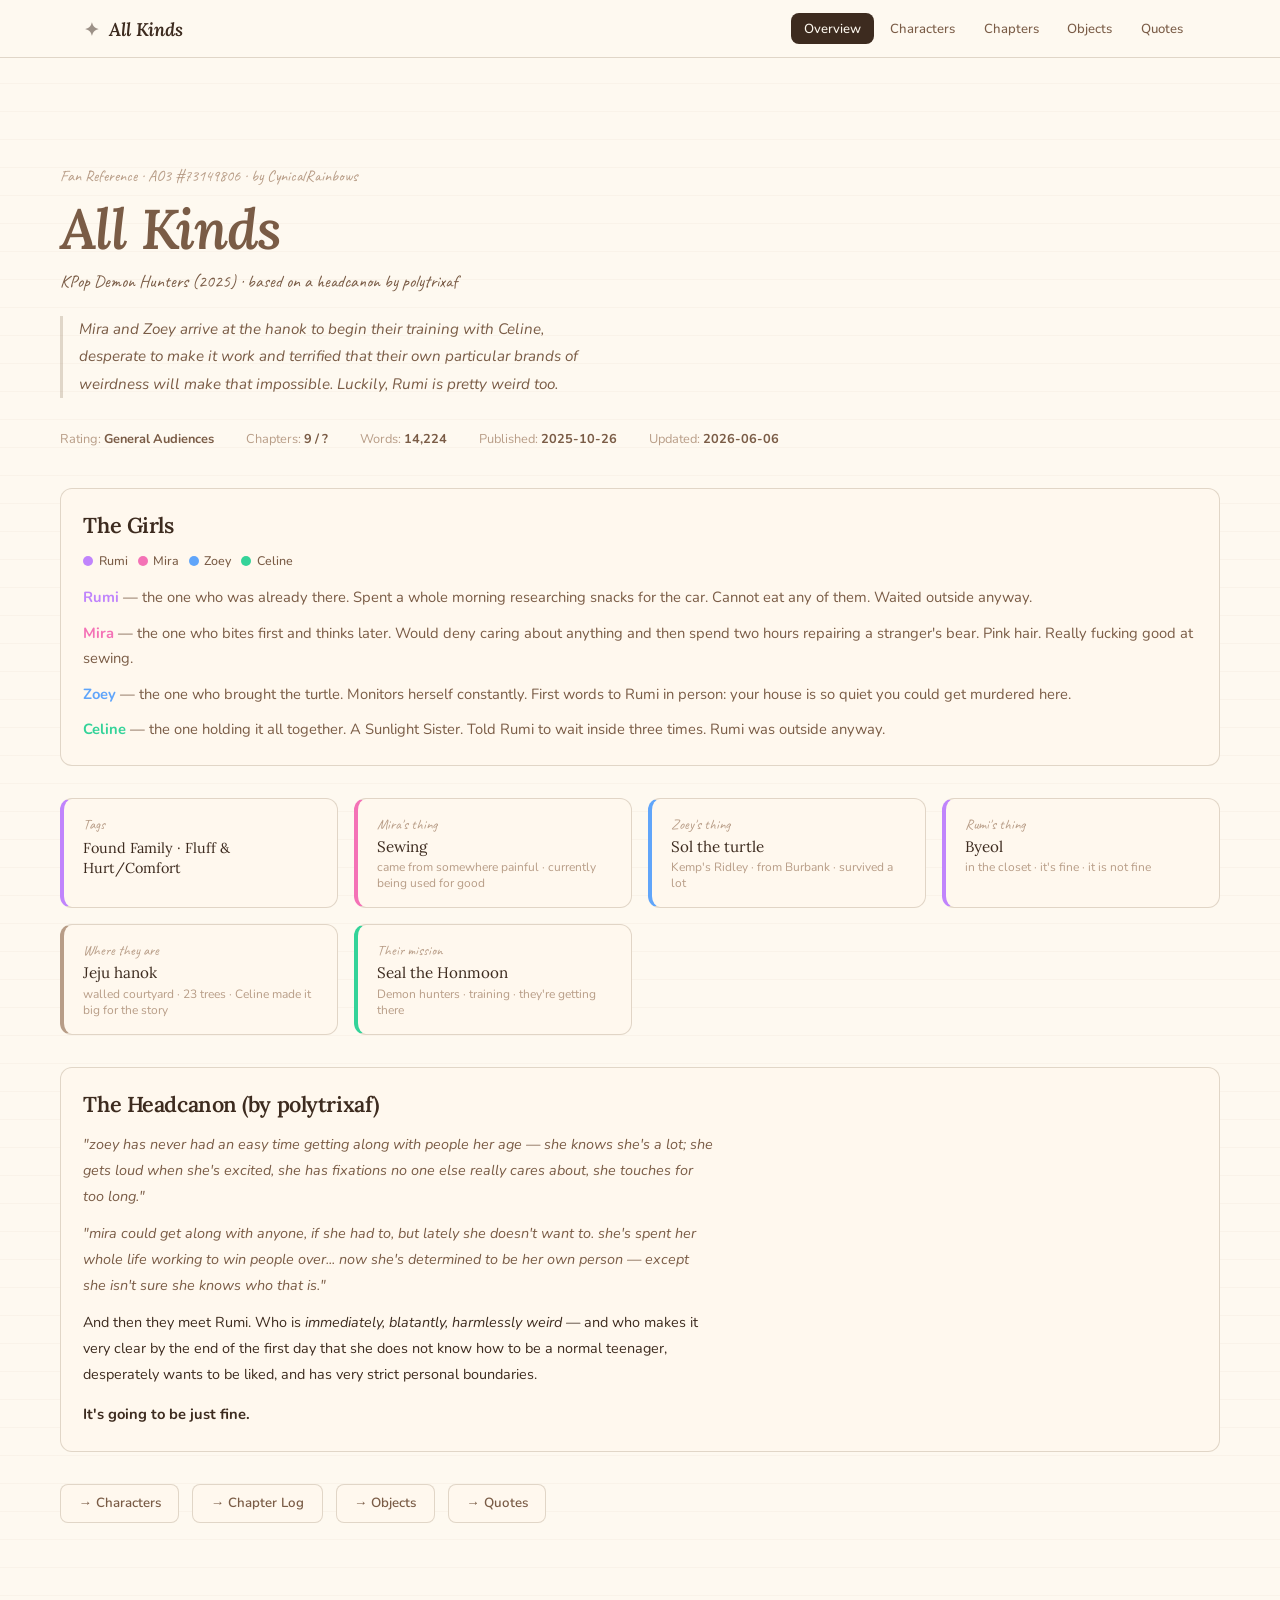
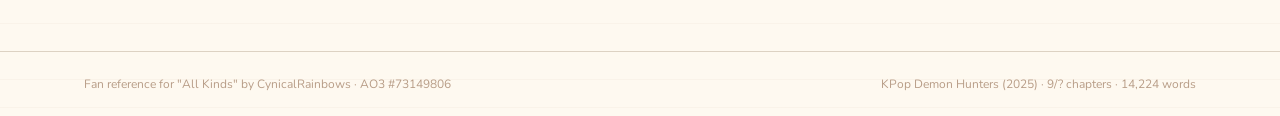
<file: index.html>
<!DOCTYPE html>
<html lang="en">
<head>
  <meta charset="UTF-8">
  <meta name="viewport" content="width=device-width, initial-scale=1.0">
  <title>All Kinds — Overview</title>
  <link rel="stylesheet" href="css/style.css">
</head>
<body data-page="overview">

<header id="site-header">
  <div class="container inner">
    <a href="index.html" class="brand"><span>✦</span> All Kinds</a>
    <nav>
      <a href="index.html" class="active">Overview</a>
      <a href="pages/characters.html">Characters</a>
      <a href="pages/chapters.html">Chapters</a>
      <a href="pages/objects.html">Objects</a>
      <a href="pages/quotes.html">Quotes</a>
    </nav>
  </div>
</header>

<main class="container page-wrap">

  <div class="hero-section">
    <p style="font-family:'Caveat',cursive;font-size:1rem;color:var(--ink-faint);margin-bottom:0.5rem">
      Fan Reference · AO3 #73149806 · by CynicalRainbows
    </p>
    <h1 class="hero-title"><em>All Kinds</em></h1>
    <p class="hero-byline">KPop Demon Hunters (2025) · based on a headcanon by polytrixaf</p>
    <blockquote class="hero-summary">
      Mira and Zoey arrive at the hanok to begin their training with Celine, desperate to make
      it work and terrified that their own particular brands of weirdness will make that impossible.
      Luckily, Rumi is pretty weird too.
    </blockquote>
    <div class="stat-row">
      <span>Rating: <strong>General Audiences</strong></span>
      <span>Chapters: <strong>9 / ?</strong></span>
      <span>Words: <strong>14,224</strong></span>
      <span>Published: <strong>2025-10-26</strong></span>
      <span>Updated: <strong>2026-06-06</strong></span>
    </div>
  </div>

  <!-- Character colour key -->
  <div class="card" style="margin-bottom:1.5rem">
    <h3 style="margin-bottom:0.8rem">The Girls</h3>
    <div class="char-colour-row">
      <span class="char-dot"><span class="dot" style="background:#c084fc"></span>Rumi</span>
      <span class="char-dot"><span class="dot" style="background:#f472b6"></span>Mira</span>
      <span class="char-dot"><span class="dot" style="background:#60a5fa"></span>Zoey</span>
      <span class="char-dot"><span class="dot" style="background:#34d399"></span>Celine</span>
    </div>
    <div style="margin-top:1rem;display:flex;flex-direction:column;gap:0.6rem">
      <p><strong style="color:#c084fc">Rumi</strong> — the one who was already there. Spent a whole morning researching snacks for the car. Cannot eat any of them. Waited outside anyway.</p>
      <p><strong style="color:#f472b6">Mira</strong> — the one who bites first and thinks later. Would deny caring about anything and then spend two hours repairing a stranger's bear. Pink hair. Really fucking good at sewing.</p>
      <p><strong style="color:#60a5fa">Zoey</strong> — the one who brought the turtle. Monitors herself constantly. First words to Rumi in person: your house is so quiet you could get murdered here.</p>
      <p><strong style="color:#34d399">Celine</strong> — the one holding it all together. A Sunlight Sister. Told Rumi to wait inside three times. Rumi was outside anyway.</p>
    </div>
  </div>

  <!-- Info pills -->
  <div class="info-grid">
    <div class="info-pill" style="border-left-color:#c084fc">
      <div class="label">Tags</div>
      <div class="value" style="font-size:0.9rem;line-height:1.4">Found Family · Fluff & Hurt/Comfort</div>
    </div>
    <div class="info-pill" style="border-left-color:#f472b6">
      <div class="label">Mira's thing</div>
      <div class="value" style="font-size:0.95rem">Sewing</div>
      <div class="sub">came from somewhere painful · currently being used for good</div>
    </div>
    <div class="info-pill" style="border-left-color:#60a5fa">
      <div class="label">Zoey's thing</div>
      <div class="value" style="font-size:0.95rem">Sol the turtle</div>
      <div class="sub">Kemp's Ridley · from Burbank · survived a lot</div>
    </div>
    <div class="info-pill" style="border-left-color:#c084fc">
      <div class="label">Rumi's thing</div>
      <div class="value" style="font-size:0.95rem">Byeol</div>
      <div class="sub">in the closet · it's fine · it is not fine</div>
    </div>
    <div class="info-pill" style="border-left-color:#b89d87">
      <div class="label">Where they are</div>
      <div class="value" style="font-size:0.95rem">Jeju hanok</div>
      <div class="sub">walled courtyard · 23 trees · Celine made it big for the story</div>
    </div>
    <div class="info-pill" style="border-left-color:#34d399">
      <div class="label">Their mission</div>
      <div class="value" style="font-size:0.95rem">Seal the Honmoon</div>
      <div class="sub">Demon hunters · training · they're getting there</div>
    </div>
  </div>

  <!-- The headcanon -->
  <div class="card" style="margin-top:0.5rem">
    <h3 style="margin-bottom:0.9rem">The Headcanon (by polytrixaf)</h3>
    <p style="max-width:70ch;font-style:italic;line-height:1.8;font-size:0.9rem">
      "zoey has never had an easy time getting along with people her age — she knows she's a lot; she gets loud when she's excited, she has fixations no one else really cares about, she touches for too long."
    </p>
    <p style="max-width:70ch;font-style:italic;line-height:1.8;font-size:0.9rem;margin-top:0.7rem">
      "mira could get along with anyone, if she had to, but lately she doesn't want to. she's spent her whole life working to win people over... now she's determined to be her own person — except she isn't sure she knows who that is."
    </p>
    <p style="max-width:70ch;line-height:1.8;font-size:0.9rem;margin-top:0.7rem;color:var(--ink)">
      And then they meet Rumi. Who is <em>immediately, blatantly, harmlessly weird</em> — and who makes it very clear by the end of the first day that she does not know how to be a normal teenager, desperately wants to be liked, and has very strict personal boundaries.
    </p>
    <p style="max-width:70ch;font-weight:700;font-size:0.92rem;margin-top:0.9rem;color:var(--ink)">
      It's going to be just fine.
    </p>
  </div>

  <div class="quick-links">
    <a href="pages/characters.html" class="quick-link">→ Characters</a>
    <a href="pages/chapters.html"   class="quick-link">→ Chapter Log</a>
    <a href="pages/objects.html"    class="quick-link">→ Objects</a>
    <a href="pages/quotes.html"     class="quick-link">→ Quotes</a>
  </div>

</main>

<footer>
  <div class="container inner">
    <span>Fan reference for "All Kinds" by CynicalRainbows · AO3 #73149806</span>
    <span>KPop Demon Hunters (2025) · 9/? chapters · 14,224 words</span>
  </div>
</footer>

</body>
</html>
</file>
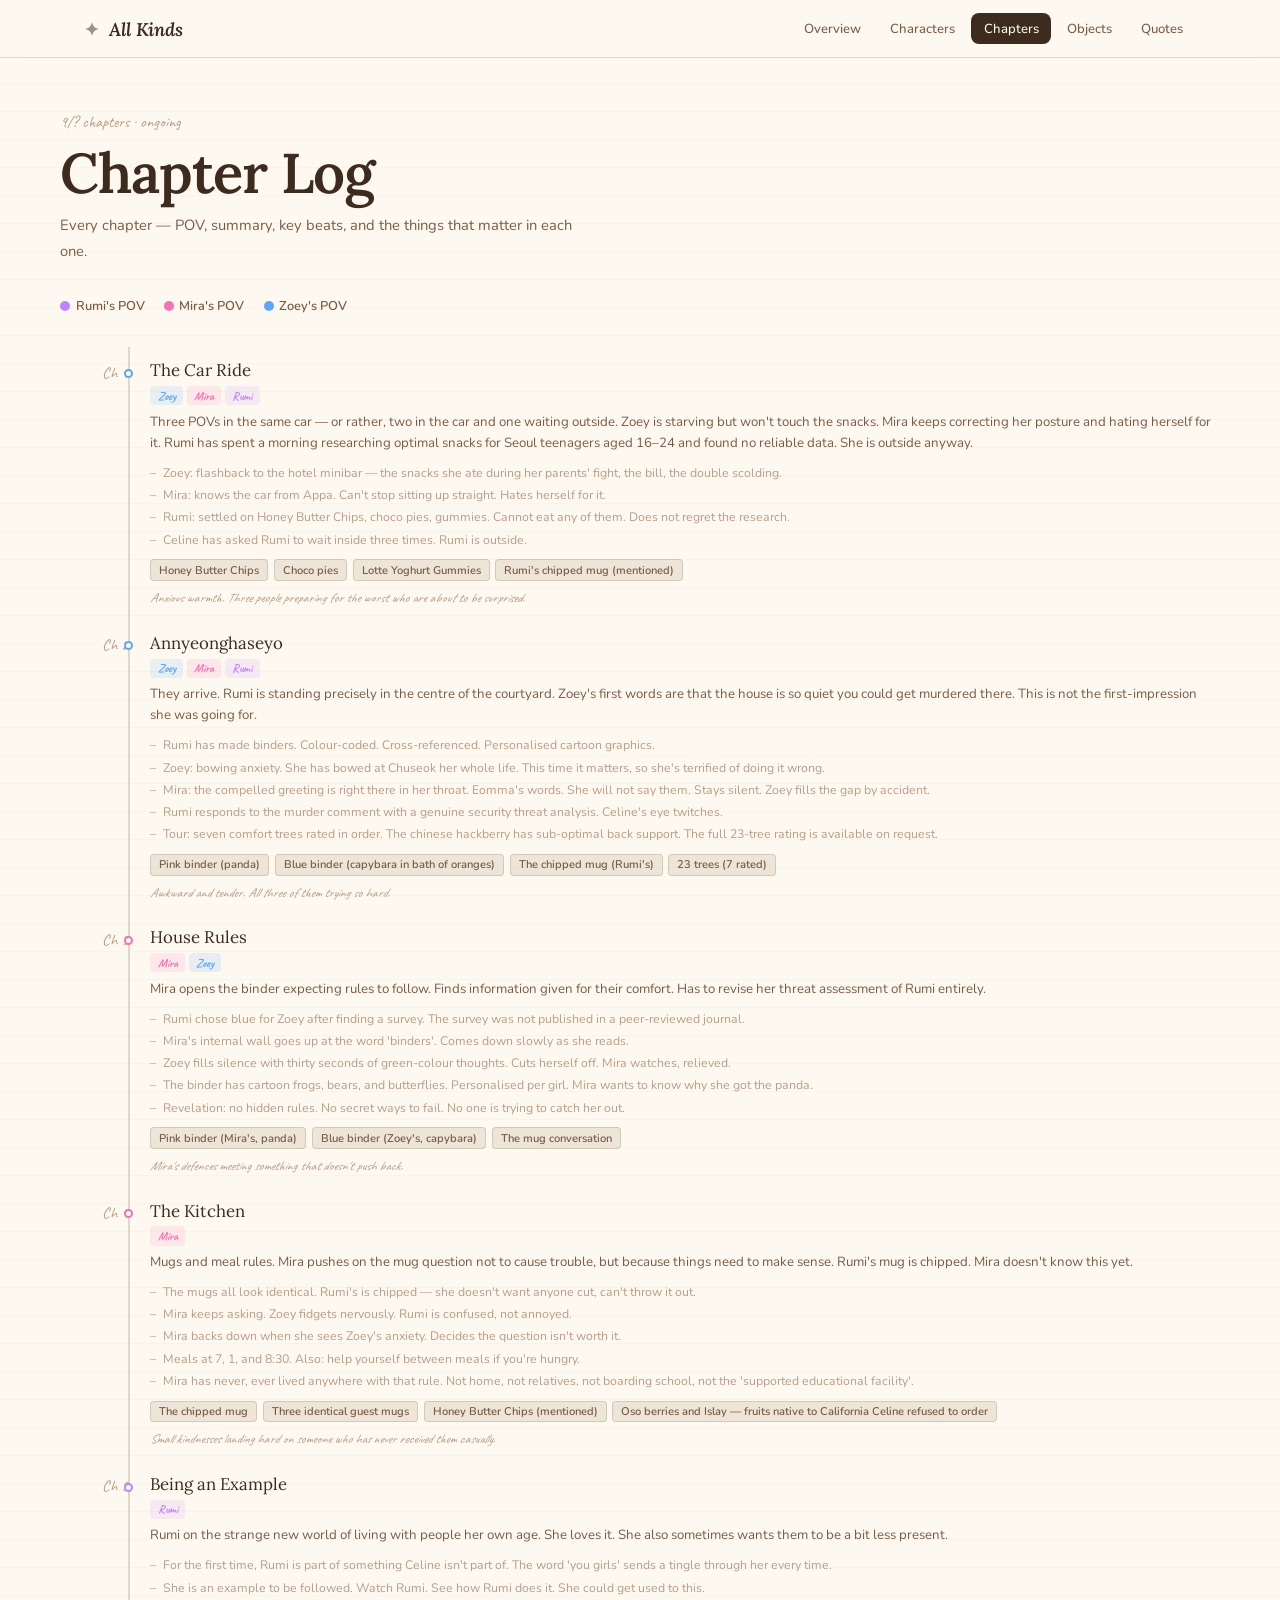
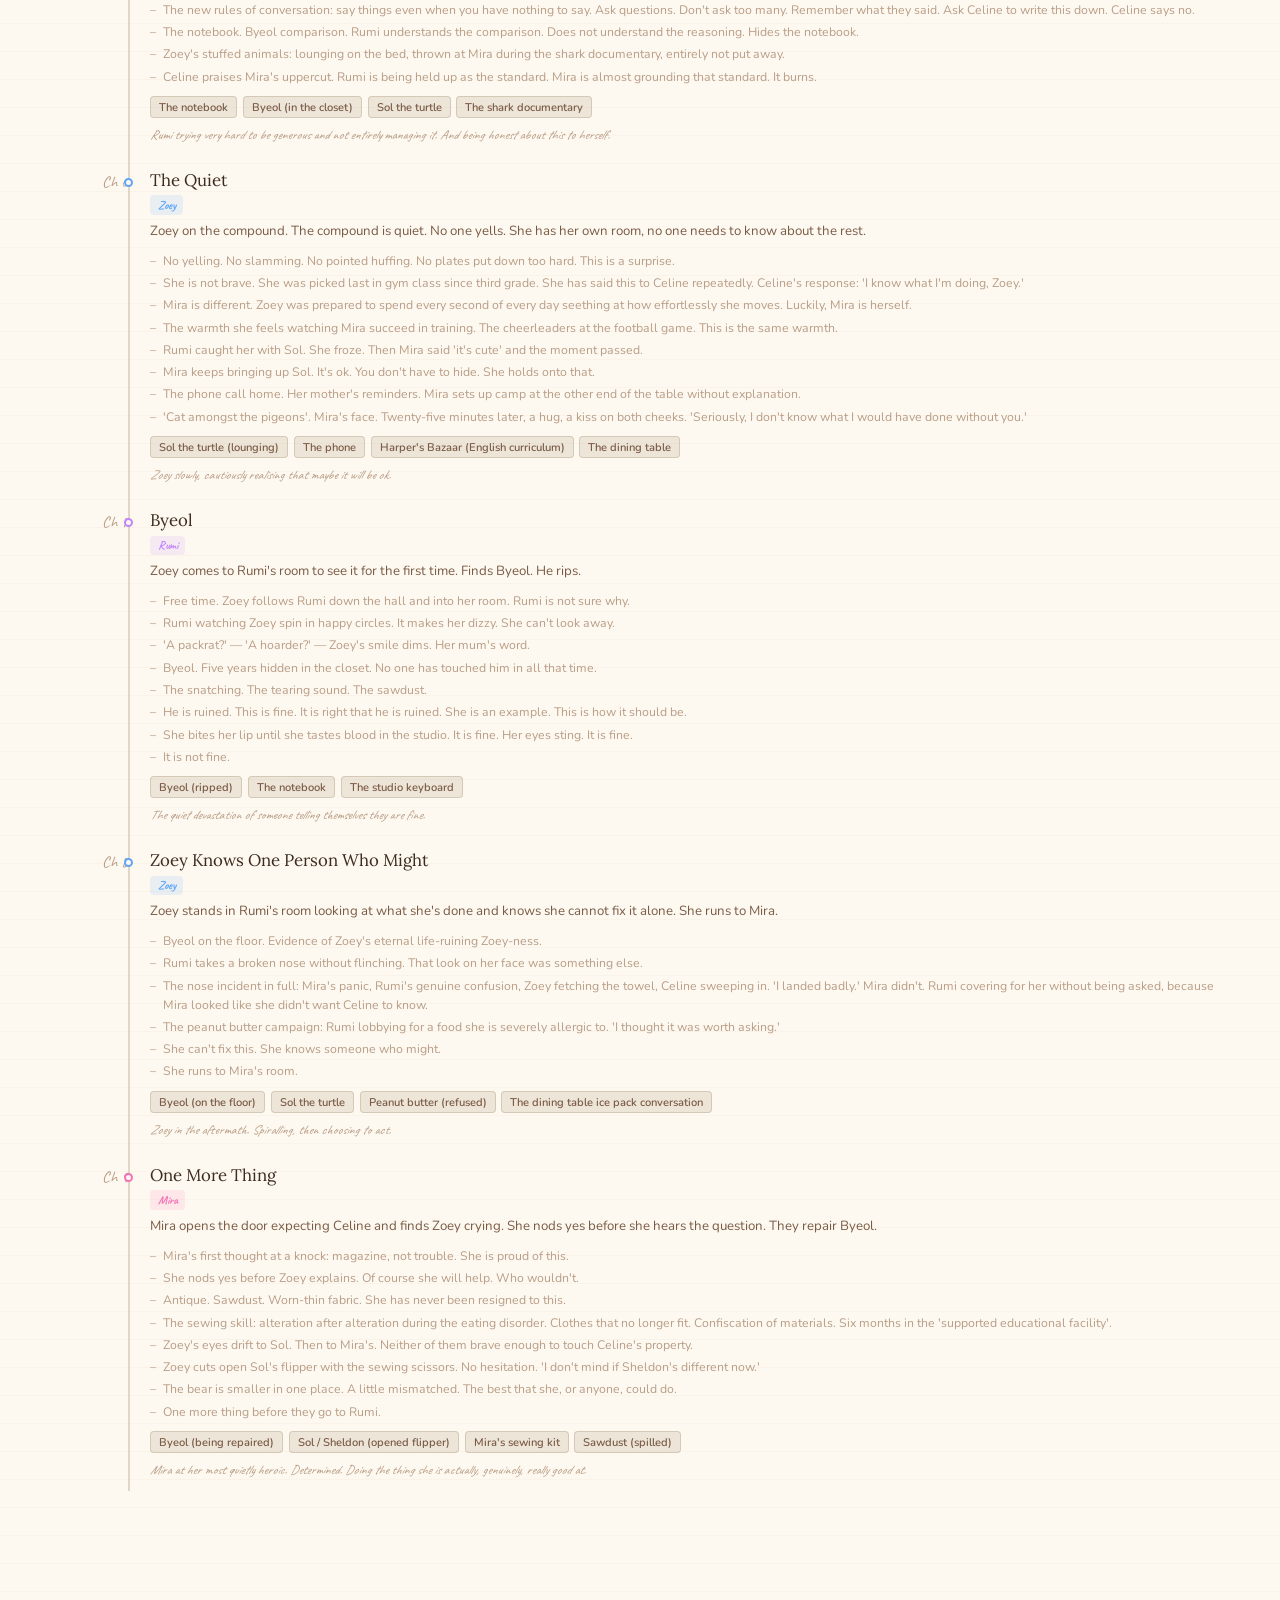
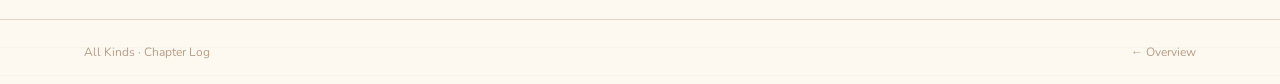
<file: pages/chapters.html>
<!DOCTYPE html>
<html lang="en">
<head>
  <meta charset="UTF-8">
  <meta name="viewport" content="width=device-width, initial-scale=1.0">
  <title>All Kinds — Chapter Log</title>
  <link rel="stylesheet" href="../css/style.css">
</head>
<body data-page="chapters">

<header id="site-header">
  <div class="container inner">
    <a href="../index.html" class="brand"><span>✦</span> All Kinds</a>
    <nav>
      <a href="../index.html">Overview</a>
      <a href="characters.html">Characters</a>
      <a href="chapters.html" class="active">Chapters</a>
      <a href="objects.html">Objects</a>
      <a href="quotes.html">Quotes</a>
    </nav>
  </div>
</header>

<main class="container page-wrap">
  <div class="page-header">
    <p class="eyebrow">9/? chapters · ongoing</p>
    <h1>Chapter Log</h1>
    <p>Every chapter — POV, summary, key beats, and the things that matter in each one.</p>
  </div>

  <!-- POV colour key -->
  <div style="display:flex;gap:1.2rem;flex-wrap:wrap;margin-bottom:2rem;font-size:0.8rem;color:var(--ink-soft);font-weight:600">
    <span style="display:flex;align-items:center;gap:0.35rem"><span style="width:10px;height:10px;border-radius:50%;background:#c084fc;display:inline-block"></span>Rumi's POV</span>
    <span style="display:flex;align-items:center;gap:0.35rem"><span style="width:10px;height:10px;border-radius:50%;background:#f472b6;display:inline-block"></span>Mira's POV</span>
    <span style="display:flex;align-items:center;gap:0.35rem"><span style="width:10px;height:10px;border-radius:50%;background:#60a5fa;display:inline-block"></span>Zoey's POV</span>
  </div>

  <div class="ch-timeline" id="ch-timeline"></div>
</main>

<footer>
  <div class="container inner">
    <span>All Kinds · Chapter Log</span>
    <span><a href="../index.html" style="color:var(--ink-faint)">← Overview</a></span>
  </div>
</footer>

<script src="../js/chapters.js"></script>
</body>
</html>
</file>
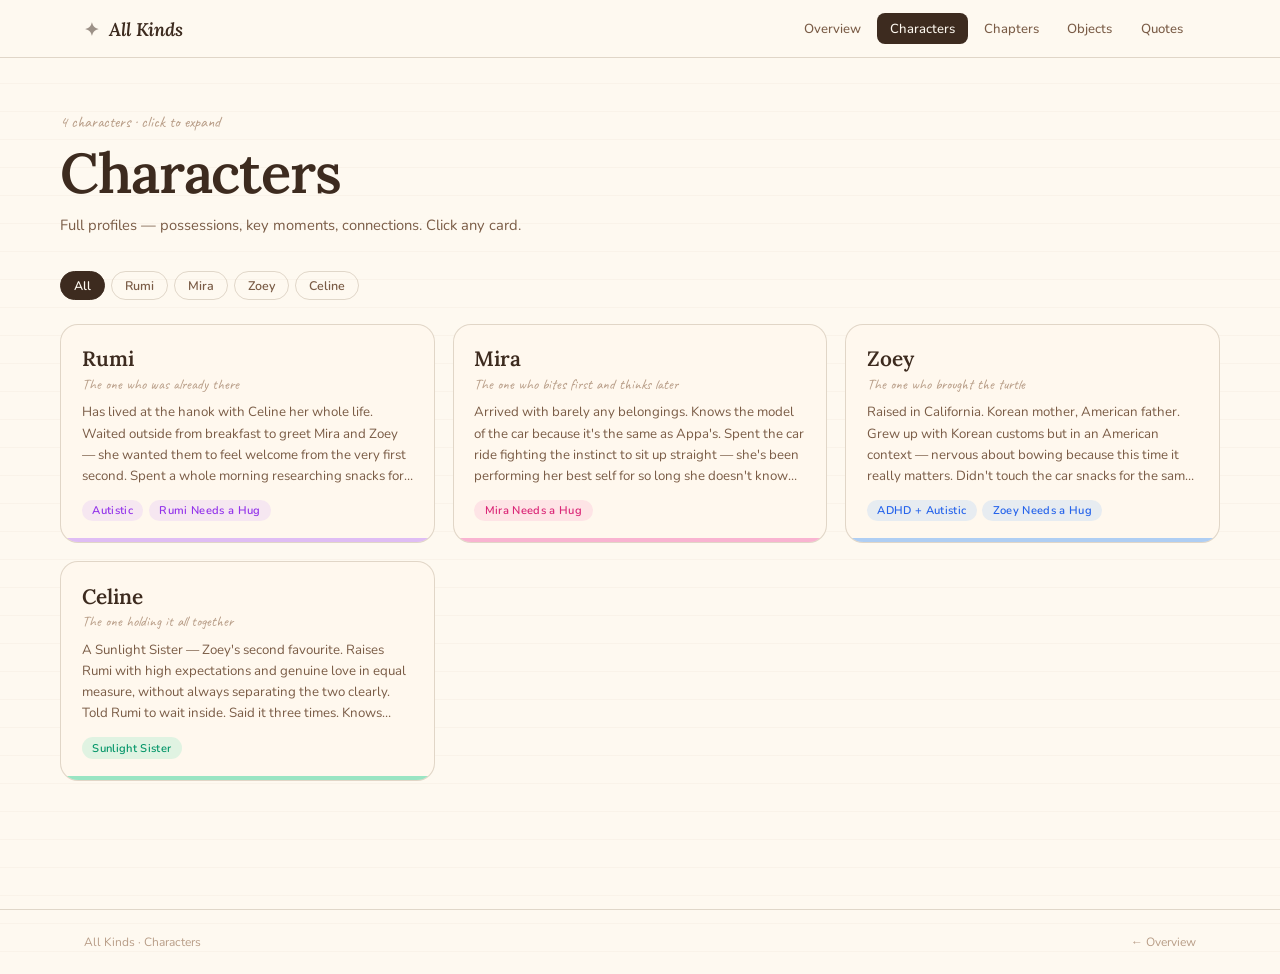
<file: pages/characters.html>
<!DOCTYPE html>
<html lang="en">
<head>
  <meta charset="UTF-8">
  <meta name="viewport" content="width=device-width, initial-scale=1.0">
  <title>All Kinds — Characters</title>
  <link rel="stylesheet" href="../css/style.css">
</head>
<body data-page="characters">

<header id="site-header">
  <div class="container inner">
    <a href="../index.html" class="brand"><span>✦</span> All Kinds</a>
    <nav>
      <a href="../index.html">Overview</a>
      <a href="characters.html" class="active">Characters</a>
      <a href="chapters.html">Chapters</a>
      <a href="objects.html">Objects</a>
      <a href="quotes.html">Quotes</a>
    </nav>
  </div>
</header>

<aside id="char-detail">
  <button class="detail-close" id="detail-close">✕</button>
  <div id="detail-content"></div>
</aside>

<main class="container page-wrap">
  <div class="page-header">
    <p class="eyebrow">4 characters · click to expand</p>
    <h1>Characters</h1>
    <p>Full profiles — possessions, key moments, connections. Click any card.</p>
  </div>

  <div class="filter-bar" id="char-filters">
    <button class="active" data-filter="all">All</button>
    <button data-filter="rumi">Rumi</button>
    <button data-filter="mira">Mira</button>
    <button data-filter="zoey">Zoey</button>
    <button data-filter="celine">Celine</button>
  </div>

  <div class="char-grid" id="char-grid"></div>
</main>

<footer>
  <div class="container inner">
    <span>All Kinds · Characters</span>
    <span><a href="../index.html" style="color:var(--ink-faint)">← Overview</a></span>
  </div>
</footer>

<script src="../js/characters.js"></script>
</body>
</html>
</file>
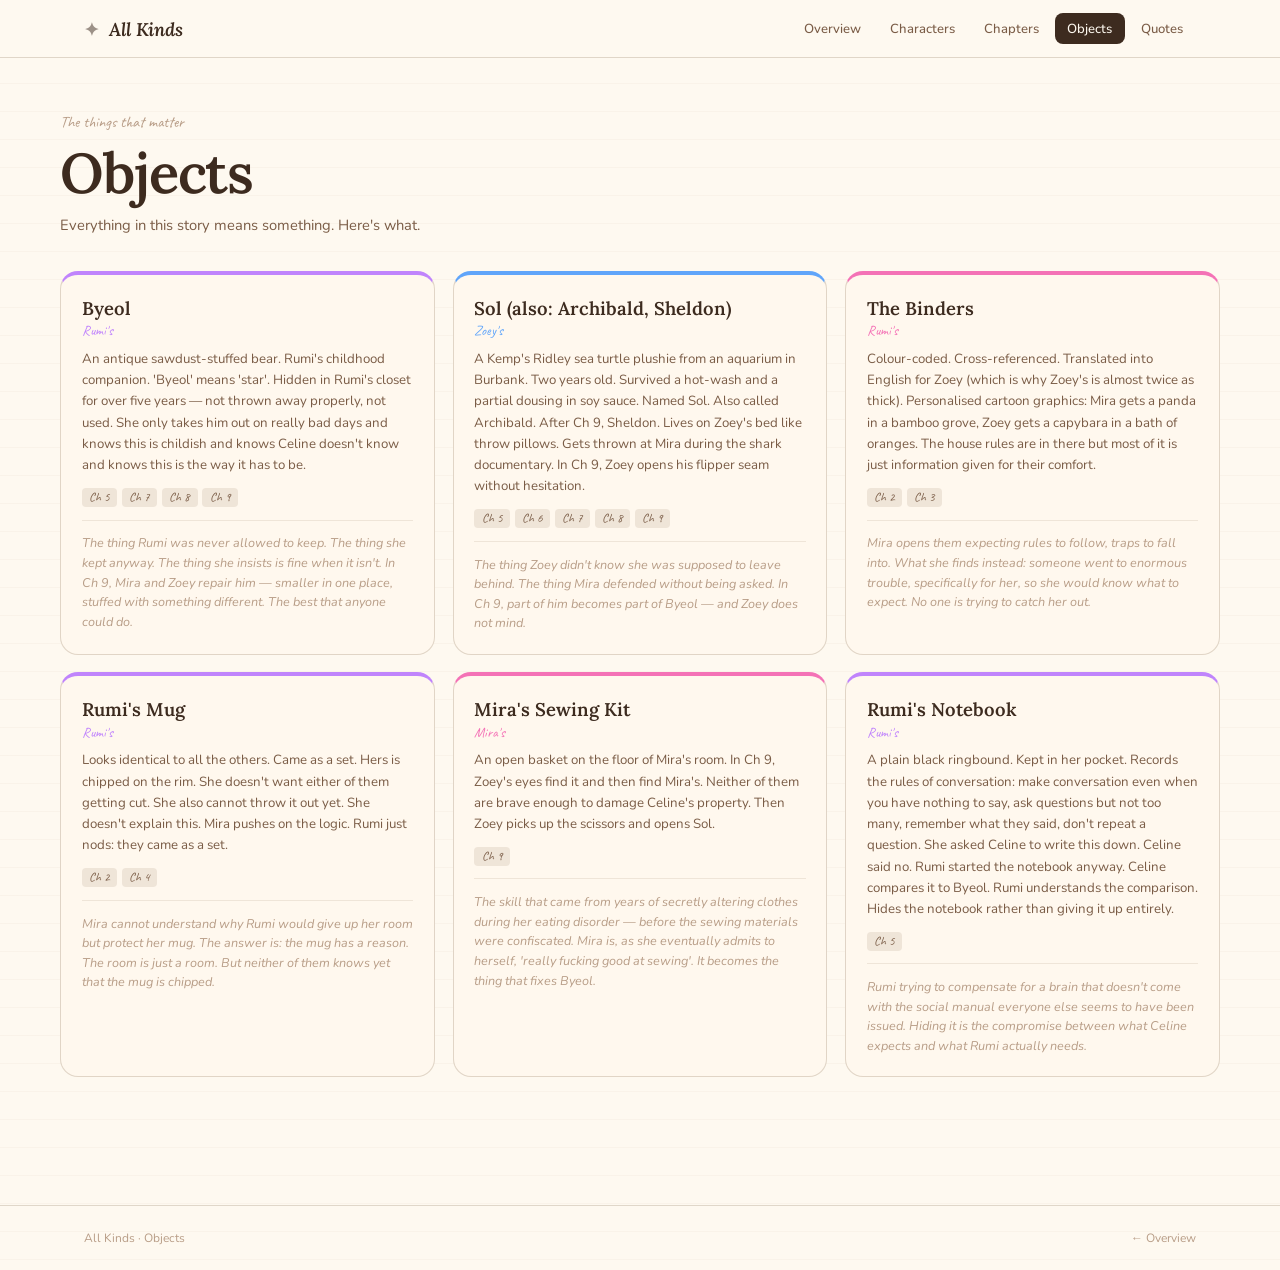
<file: pages/objects.html>
<!DOCTYPE html>
<html lang="en">
<head>
  <meta charset="UTF-8">
  <meta name="viewport" content="width=device-width, initial-scale=1.0">
  <title>All Kinds — Objects</title>
  <link rel="stylesheet" href="../css/style.css">
</head>
<body data-page="objects">

<header id="site-header">
  <div class="container inner">
    <a href="../index.html" class="brand"><span>✦</span> All Kinds</a>
    <nav>
      <a href="../index.html">Overview</a>
      <a href="characters.html">Characters</a>
      <a href="chapters.html">Chapters</a>
      <a href="objects.html" class="active">Objects</a>
      <a href="quotes.html">Quotes</a>
    </nav>
  </div>
</header>

<main class="container page-wrap">
  <div class="page-header">
    <p class="eyebrow">The things that matter</p>
    <h1>Objects</h1>
    <p>Everything in this story means something. Here's what.</p>
  </div>

  <div class="obj-grid" id="obj-grid"></div>
</main>

<footer>
  <div class="container inner">
    <span>All Kinds · Objects</span>
    <span><a href="../index.html" style="color:var(--ink-faint)">← Overview</a></span>
  </div>
</footer>

<script src="../js/objects.js"></script>
</body>
</html>
</file>
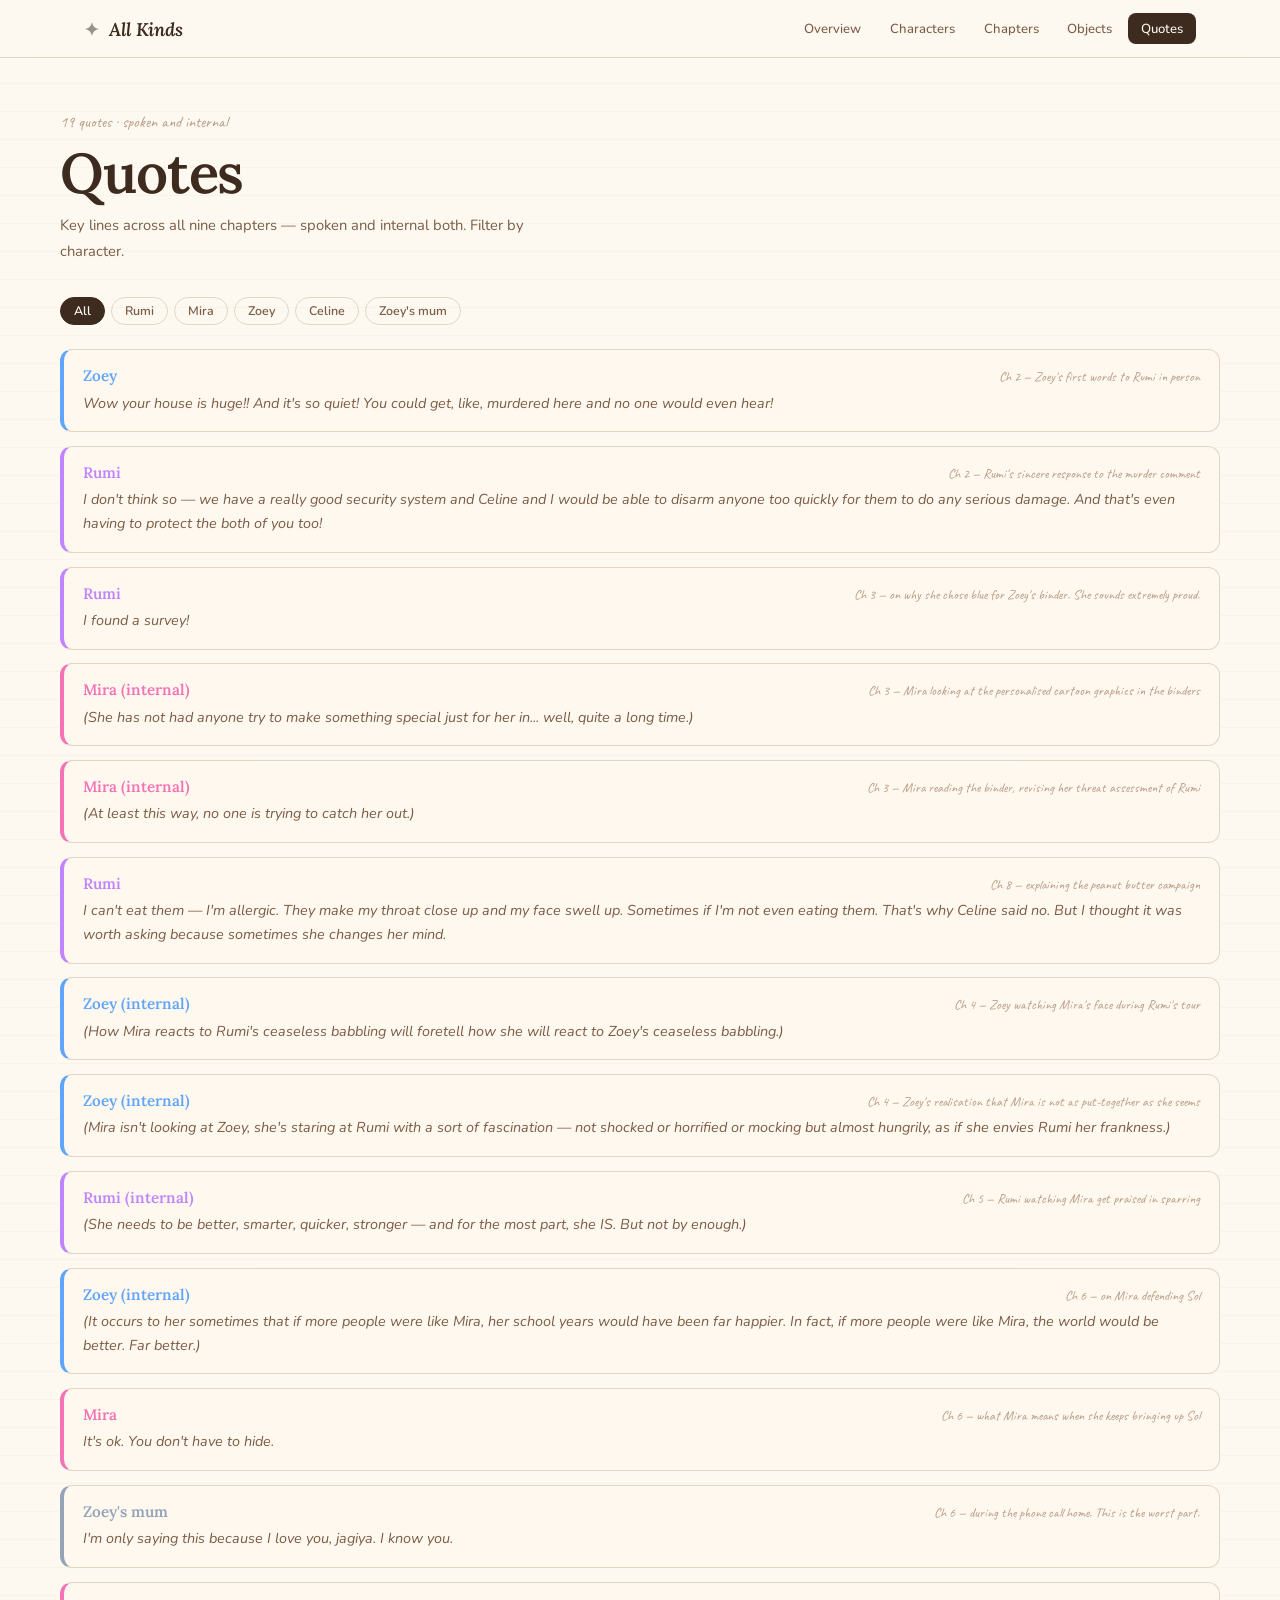
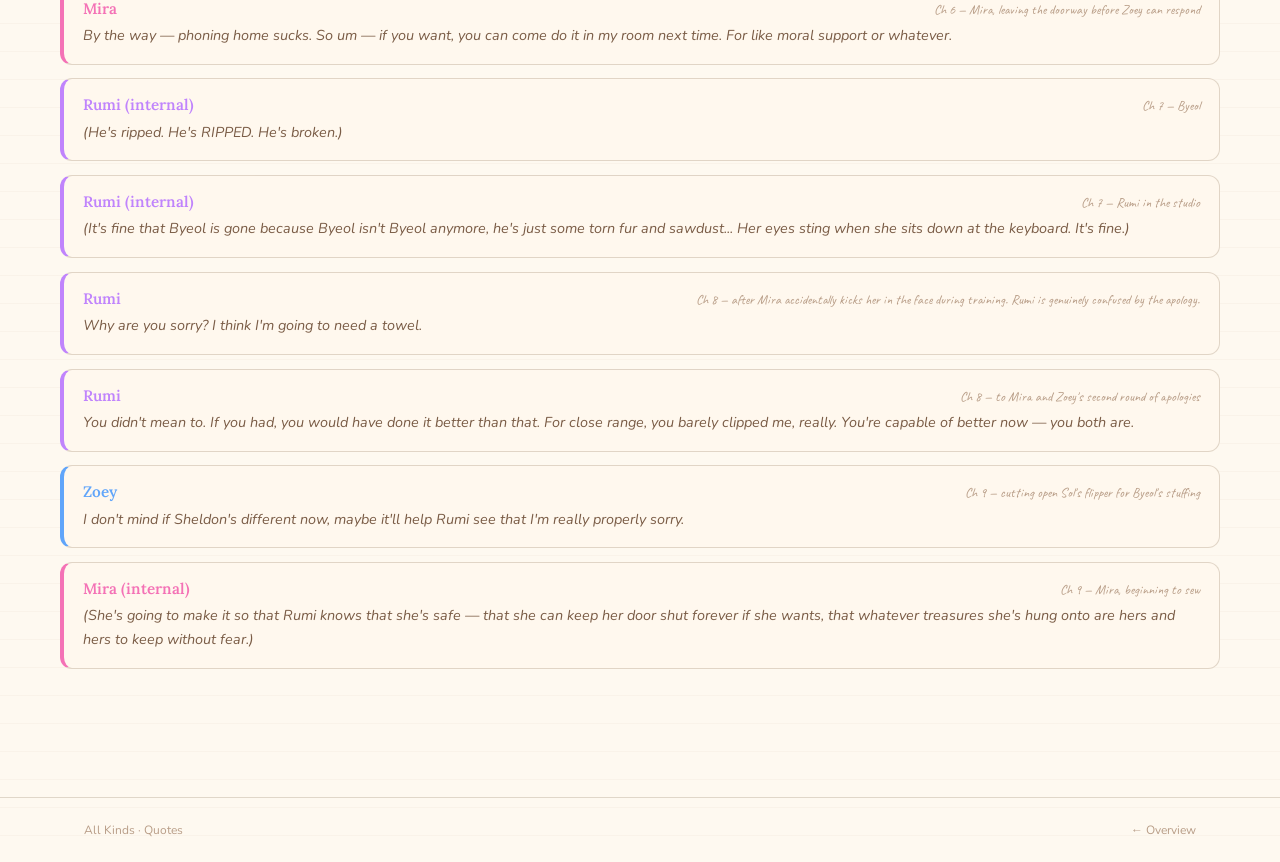
<file: pages/quotes.html>
<!DOCTYPE html>
<html lang="en">
<head>
  <meta charset="UTF-8">
  <meta name="viewport" content="width=device-width, initial-scale=1.0">
  <title>All Kinds — Quotes</title>
  <link rel="stylesheet" href="../css/style.css">
</head>
<body data-page="quotes">

<header id="site-header">
  <div class="container inner">
    <a href="../index.html" class="brand"><span>✦</span> All Kinds</a>
    <nav>
      <a href="../index.html">Overview</a>
      <a href="characters.html">Characters</a>
      <a href="chapters.html">Chapters</a>
      <a href="objects.html">Objects</a>
      <a href="quotes.html" class="active">Quotes</a>
    </nav>
  </div>
</header>

<main class="container page-wrap">
  <div class="page-header">
    <p class="eyebrow">19 quotes · spoken and internal</p>
    <h1>Quotes</h1>
    <p>Key lines across all nine chapters — spoken and internal both. Filter by character.</p>
  </div>

  <div class="filter-bar" id="quote-filters">
    <button class="active" data-filter="all">All</button>
    <button data-filter="rumi">Rumi</button>
    <button data-filter="mira">Mira</button>
    <button data-filter="zoey">Zoey</button>
    <button data-filter="celine">Celine</button>
    <button data-filter="zoey_mom">Zoey's mum</button>
  </div>

  <div class="quote-list" id="quote-list"></div>
</main>

<footer>
  <div class="container inner">
    <span>All Kinds · Quotes</span>
    <span><a href="../index.html" style="color:var(--ink-faint)">← Overview</a></span>
  </div>
</footer>

<script src="../js/quotes.js"></script>
</body>
</html>
</file>
<file: css/style.css>
/* ============================================================
   ALL KINDS — Stylesheet
   Aesthetic: warm notebook / scrapbook / soft paper
   Fonts: Lora (serif display) + Nunito (rounded body)
   Palette: warm cream, gentle pastels per character
   ============================================================ */

@import url('https://fonts.googleapis.com/css2?family=Lora:ital,wght@0,400;0,500;0,600;1,400;1,500&family=Nunito:wght@300;400;500;600;700&family=Caveat:wght@400;500;600&display=swap');

/* ── Design tokens ─────────────────────────────────────────── */
:root {
  --cream:       #fef9f0;
  --cream-card:  #fff8ee;
  --cream-hover: #fff3df;
  --paper:       #fdf5e6;
  --ink:         #3d2b1f;
  --ink-soft:    #7a5c46;
  --ink-faint:   #b89d87;
  --line:        rgba(120,90,60,0.12);
  --line-strong: rgba(120,90,60,0.22);

  --rumi:        #c084fc;
  --rumi-soft:   #f3e8ff;
  --mira:        #f472b6;
  --mira-soft:   #fce7f3;
  --zoey:        #60a5fa;
  --zoey-soft:   #dbeafe;
  --celine:      #34d399;
  --celine-soft: #d1fae5;

  --radius: 12px;
  --radius-lg: 18px;
  --trans: 0.2s ease;
}

/* ── Reset ──────────────────────────────────────────────────── */
*, *::before, *::after { box-sizing: border-box; margin: 0; padding: 0; }
html { scroll-behavior: smooth; }
body {
  font-family: 'Nunito', sans-serif;
  background: var(--cream);
  color: var(--ink);
  min-height: 100vh;
  -webkit-font-smoothing: antialiased;
  /* subtle lined-paper background */
  background-image: repeating-linear-gradient(
    transparent, transparent 27px,
    rgba(180,150,120,0.06) 27px, rgba(180,150,120,0.06) 28px
  );
}

/* ── Typography ─────────────────────────────────────────────── */
h1, h2, h3 { font-family: 'Lora', serif; font-weight: 600; letter-spacing: -0.02em; }
h1 { font-size: clamp(2rem, 5vw, 3.5rem); line-height: 1.1; }
h2 { font-size: clamp(1.4rem, 3vw, 2rem); line-height: 1.15; }
h3 { font-size: clamp(1rem, 2vw, 1.35rem); }
h4 { font-family: 'Caveat', cursive; font-size: 1.05rem; font-weight: 500; letter-spacing: 0.01em; }
p  { line-height: 1.75; font-size: 0.92rem; color: var(--ink-soft); }
a  { color: inherit; text-decoration: none; }
code { font-family: monospace; font-size: 0.82rem; }

/* ── Layout ──────────────────────────────────────────────────── */
.container { max-width: 1160px; margin: 0 auto; padding: 0 1.5rem; }

/* ── Cards ──────────────────────────────────────────────────── */
.card {
  background: var(--cream-card);
  border: 1.5px solid var(--line-strong);
  border-radius: var(--radius);
  padding: 1.4rem;
  transition: var(--trans);
  position: relative;
}
.card:hover {
  background: var(--cream-hover);
  border-color: rgba(120,90,60,0.3);
  box-shadow: 0 4px 18px rgba(100,60,20,0.08);
  transform: translateY(-1px);
}

/* ── Tabs in header ─────────────────────────────────────────── */
.tag-pill {
  display: inline-block;
  padding: 0.2rem 0.65rem;
  border-radius: 20px;
  font-size: 0.7rem;
  font-weight: 600;
  font-family: 'Nunito', sans-serif;
  letter-spacing: 0.03em;
}

/* ══════════════════════════════════════════════════════════════
   HEADER
   ══════════════════════════════════════════════════════════════ */
#site-header {
  position: sticky; top: 0; z-index: 100;
  background: rgba(254,249,240,0.92);
  backdrop-filter: blur(10px);
  border-bottom: 1.5px solid var(--line-strong);
  height: 58px;
  display: flex; align-items: center;
}
#site-header .inner {
  display: flex; align-items: center; justify-content: space-between; width: 100%;
}
.brand {
  font-family: 'Lora', serif;
  font-size: 1.15rem; font-weight: 600;
  color: var(--ink); white-space: nowrap;
  font-style: italic;
}
.brand span { font-style: normal; opacity: 0.5; margin-right: 0.3rem; }
#site-header nav { display: flex; gap: 0.2rem; }
#site-header nav a {
  padding: 0.38rem 0.8rem;
  border-radius: 8px;
  color: var(--ink-soft);
  font-size: 0.82rem;
  font-weight: 500;
  transition: var(--trans);
}
#site-header nav a:hover { background: var(--line); color: var(--ink); }
#site-header nav a.active {
  background: var(--ink);
  color: var(--cream);
}

/* ══════════════════════════════════════════════════════════════
   PAGE WRAP
   ══════════════════════════════════════════════════════════════ */
.page-wrap { padding: 2.5rem 0 5rem; }
.page-header { margin-bottom: 2rem; }
.page-header .eyebrow {
  font-family: 'Caveat', cursive;
  font-size: 1rem; color: var(--ink-faint); margin-bottom: 0.4rem;
}
.page-header p { margin-top: 0.6rem; max-width: 58ch; }

/* ══════════════════════════════════════════════════════════════
   OVERVIEW (index.html)
   ══════════════════════════════════════════════════════════════ */
.hero-section { padding: 4rem 0 2.5rem; position: relative; }
.hero-title { color: var(--ink); }
.hero-title em { font-style: italic; color: var(--ink-soft); }
.hero-byline {
  font-family: 'Caveat', cursive;
  font-size: 1.1rem; color: var(--ink-soft);
  margin-top: 0.4rem; margin-bottom: 1.2rem;
}
.hero-summary {
  max-width: 60ch;
  font-size: 0.95rem;
  color: var(--ink-soft);
  line-height: 1.8;
  font-style: italic;
  border-left: 3px solid var(--line-strong);
  padding-left: 1rem;
  margin: 1rem 0 2rem;
}
.stat-row { display: flex; gap: 2rem; flex-wrap: wrap; font-size: 0.8rem; color: var(--ink-faint); margin-top: 1rem; }
.stat-row strong { color: var(--ink-soft); }

.info-grid { display: grid; grid-template-columns: repeat(auto-fill, minmax(220px,1fr)); gap: 1rem; margin: 2rem 0; }
.info-pill {
  background: var(--cream-card);
  border: 1.5px solid var(--line-strong);
  border-radius: var(--radius);
  padding: 1rem 1.2rem;
  border-left: 4px solid transparent;
}
.info-pill .label { font-family: 'Caveat', cursive; font-size: 0.9rem; color: var(--ink-faint); margin-bottom: 0.3rem; }
.info-pill .value { font-family: 'Lora', serif; font-size: 1.2rem; color: var(--ink); line-height: 1.2; }
.info-pill .sub   { font-size: 0.75rem; color: var(--ink-faint); margin-top: 0.2rem; }

.char-colour-row { display: flex; gap: 0.6rem; flex-wrap: wrap; margin: 0.6rem 0; }
.char-dot { display: flex; align-items: center; gap: 0.35rem; font-size: 0.78rem; color: var(--ink-soft); font-weight: 500; }
.dot { width: 10px; height: 10px; border-radius: 50%; display: inline-block; }

.quick-links { display: flex; gap: 0.8rem; flex-wrap: wrap; margin-top: 2rem; }
.quick-link {
  padding: 0.6rem 1.1rem;
  background: var(--cream-card);
  border: 1.5px solid var(--line-strong);
  border-radius: 8px;
  font-size: 0.83rem;
  font-weight: 600;
  color: var(--ink-soft);
  transition: var(--trans);
}
.quick-link:hover { background: var(--ink); color: var(--cream); border-color: var(--ink); }

/* ══════════════════════════════════════════════════════════════
   CHARACTERS (characters.html)
   ══════════════════════════════════════════════════════════════ */
.filter-bar { display: flex; gap: 0.4rem; flex-wrap: wrap; margin-bottom: 1.5rem; }
.filter-bar button {
  padding: 0.3rem 0.8rem;
  border-radius: 20px;
  border: 1.5px solid var(--line-strong);
  background: transparent;
  color: var(--ink-soft);
  font-family: 'Nunito', sans-serif;
  font-size: 0.78rem;
  font-weight: 600;
  cursor: pointer;
  transition: var(--trans);
}
.filter-bar button:hover { background: var(--line); }
.filter-bar button.active { background: var(--ink); color: var(--cream); border-color: var(--ink); }

.char-grid { display: grid; grid-template-columns: repeat(auto-fill, minmax(280px,1fr)); gap: 1.1rem; }
.char-card {
  background: var(--cream-card);
  border: 1.5px solid var(--line-strong);
  border-radius: var(--radius-lg);
  padding: 1.3rem;
  cursor: pointer;
  transition: var(--trans);
  position: relative;
  overflow: hidden;
}
.char-card::after {
  content: '';
  position: absolute;
  bottom: 0; left: 0; right: 0;
  height: 4px;
  background: var(--char-color, #c084fc);
  opacity: 0.5;
}
.char-card:hover { transform: translateY(-2px); box-shadow: 0 6px 20px rgba(100,60,20,0.1); }
.char-card .char-name { font-family: 'Lora', serif; font-size: 1.3rem; font-weight: 600; color: var(--ink); }
.char-card .char-role { font-family: 'Caveat', cursive; font-size: 0.92rem; color: var(--ink-faint); margin: 0.15rem 0 0.6rem; }
.char-card .char-desc { font-size: 0.83rem; color: var(--ink-soft); line-height: 1.6; display: -webkit-box; -webkit-line-clamp: 4; -webkit-box-orient: vertical; overflow: hidden; }
.char-card .char-tags { display: flex; gap: 0.35rem; flex-wrap: wrap; margin-top: 0.8rem; }

/* Detail panel */
#char-detail {
  position: fixed; right: 0; top: 58px;
  width: min(440px, 100vw); height: calc(100vh - 58px);
  background: var(--paper);
  border-left: 1.5px solid var(--line-strong);
  overflow-y: auto; z-index: 90;
  transform: translateX(100%);
  transition: transform 0.3s cubic-bezier(0.4,0,0.2,1);
  padding: 2rem 1.5rem;
}
#char-detail.open { transform: translateX(0); }
.detail-close {
  position: absolute; top: 1rem; right: 1rem;
  background: var(--cream-card); border: 1.5px solid var(--line-strong);
  color: var(--ink-soft); font-size: 1rem; width: 30px; height: 30px;
  border-radius: 8px; cursor: pointer;
  display: flex; align-items: center; justify-content: center;
  transition: var(--trans);
}
.detail-close:hover { background: var(--ink); color: var(--cream); }
.detail-section { margin-top: 1.4rem; }
.detail-section h4 { margin-bottom: 0.5rem; color: var(--ink-faint); }
.possession-item { margin-bottom: 0.8rem; padding-left: 1rem; border-left: 2px solid var(--line-strong); }
.possession-name { font-weight: 700; font-size: 0.85rem; color: var(--ink); }
.moment-list { list-style: none; }
.moment-list li { font-size: 0.83rem; color: var(--ink-soft); padding: 0.4rem 0; border-bottom: 1px solid var(--line); display: flex; gap: 0.6rem; }
.ch-badge { font-family: 'Caveat', cursive; font-size: 0.85rem; color: var(--ink-faint); white-space: nowrap; }
.rel-tag { display: inline-block; margin: 0.2rem 0.2rem; padding: 0.15rem 0.5rem; border-radius: 4px; font-size: 0.73rem; font-weight: 600; background: var(--line); color: var(--ink-soft); }

/* ══════════════════════════════════════════════════════════════
   CHAPTERS (chapters.html)
   ══════════════════════════════════════════════════════════════ */
.ch-timeline { position: relative; }
.ch-timeline::before {
  content: '';
  position: absolute; left: 68px; top: 0; bottom: 0;
  width: 1.5px; background: var(--line-strong);
}
.ch-item { display: grid; grid-template-columns: 68px 1fr; gap: 1.4rem; padding: 0.8rem 0; position: relative; }
.ch-item::before {
  content: '';
  position: absolute; left: 64px; top: 1.4rem;
  width: 9px; height: 9px; border-radius: 50%;
  background: var(--cream-card); border: 2px solid var(--ch-color, var(--ink-faint));
  z-index: 1;
}
.ch-num { font-family: 'Caveat', cursive; font-size: 1rem; color: var(--ink-faint); text-align: right; padding-top: 0.2rem; }
.ch-body { }
.ch-title { font-family: 'Lora', serif; font-size: 1.05rem; color: var(--ink); margin-bottom: 0.3rem; }
.ch-pov { font-family: 'Caveat', cursive; font-size: 0.85rem; color: var(--ink-faint); margin-bottom: 0.4rem; }
.ch-summary { font-size: 0.83rem; color: var(--ink-soft); line-height: 1.6; }
.ch-beats { margin-top: 0.5rem; }
.ch-beat { font-size: 0.77rem; color: var(--ink-faint); padding: 0.1rem 0 0.1rem 0.8rem; position: relative; line-height: 1.55; }
.ch-beat::before { content: '–'; position: absolute; left: 0; }
.ch-objects { display: flex; gap: 0.35rem; flex-wrap: wrap; margin-top: 0.5rem; }
.ch-object { padding: 0.15rem 0.5rem; border-radius: 4px; font-size: 0.7rem; font-weight: 600; background: var(--line); color: var(--ink-soft); border: 1px solid var(--line-strong); }

/* ══════════════════════════════════════════════════════════════
   OBJECTS (objects.html)
   ══════════════════════════════════════════════════════════════ */
.obj-grid { display: grid; grid-template-columns: repeat(auto-fill, minmax(280px,1fr)); gap: 1.1rem; }
.obj-card {
  background: var(--cream-card);
  border: 1.5px solid var(--line-strong);
  border-radius: var(--radius-lg);
  padding: 1.3rem;
  transition: var(--trans);
  position: relative;
}
.obj-card:hover { transform: translateY(-2px); box-shadow: 0 6px 20px rgba(100,60,20,0.1); }
.obj-card .obj-name { font-family: 'Lora', serif; font-size: 1.15rem; font-weight: 600; color: var(--ink); margin-bottom: 0.1rem; }
.obj-card .obj-owner { font-family: 'Caveat', cursive; font-size: 0.88rem; margin-bottom: 0.6rem; }
.obj-card .obj-desc { font-size: 0.83rem; color: var(--ink-soft); line-height: 1.6; }
.obj-card .obj-sig { margin-top: 0.8rem; padding-top: 0.8rem; border-top: 1px solid var(--line); font-size: 0.79rem; color: var(--ink-faint); font-style: italic; line-height: 1.55; }
.obj-ch-row { display: flex; gap: 0.3rem; flex-wrap: wrap; margin-top: 0.7rem; }
.obj-ch { font-family: 'Caveat', cursive; padding: 0.1rem 0.45rem; border-radius: 4px; font-size: 0.78rem; background: var(--line); color: var(--ink-soft); }

/* ══════════════════════════════════════════════════════════════
   QUOTES (quotes.html)
   ══════════════════════════════════════════════════════════════ */
.quote-list { display: flex; flex-direction: column; gap: 0.85rem; }
.quote-card {
  background: var(--cream-card);
  border: 1.5px solid var(--line-strong);
  border-radius: var(--radius);
  padding: 1rem 1.2rem;
  border-left: 4px solid var(--speaker-color, var(--line-strong));
  transition: var(--trans);
}
.quote-card:hover { background: var(--cream-hover); }
.quote-header { display: flex; justify-content: space-between; align-items: baseline; flex-wrap: wrap; gap: 0.4rem; margin-bottom: 0.4rem; }
.quote-speaker { font-family: 'Lora', serif; font-size: 0.95rem; font-weight: 600; }
.quote-context { font-family: 'Caveat', cursive; font-size: 0.85rem; color: var(--ink-faint); }
.quote-text { font-style: italic; color: var(--ink-soft); font-size: 0.9rem; line-height: 1.65; }
.quote-text.internal::before { content: '('; }
.quote-text.internal::after  { content: ')'; }

/* ══════════════════════════════════════════════════════════════
   FOOTER
   ══════════════════════════════════════════════════════════════ */
footer {
  border-top: 1.5px solid var(--line-strong);
  padding: 1.5rem 0; margin-top: 3rem;
}
footer .inner { display: flex; justify-content: space-between; align-items: center; flex-wrap: wrap; gap: 0.5rem; }
footer span { font-size: 0.75rem; color: var(--ink-faint); }

/* ── Scrollbar ──────────────────────────────────────────────── */
::-webkit-scrollbar { width: 5px; }
::-webkit-scrollbar-track { background: transparent; }
::-webkit-scrollbar-thumb { background: var(--ink-faint); border-radius: 3px; }

/* ── Animations ─────────────────────────────────────────────── */
@keyframes fadeUp { from { opacity:0; transform:translateY(8px); } to { opacity:1; transform:translateY(0); } }
.fade-up { animation: fadeUp 0.35s ease forwards; }

/* ── Responsive ─────────────────────────────────────────────── */
@media (max-width: 860px) {
  .arcs-layout { grid-template-columns: 1fr; }
}
@media (max-width: 640px) {
  .info-grid { grid-template-columns: 1fr 1fr; }
  .char-grid, .obj-grid { grid-template-columns: 1fr; }
  .ch-timeline::before { left: 44px; }
  .ch-item { grid-template-columns: 44px 1fr; }
  .ch-item::before { left: 40px; }
  #char-detail { width: 100vw; }
}
</file>
